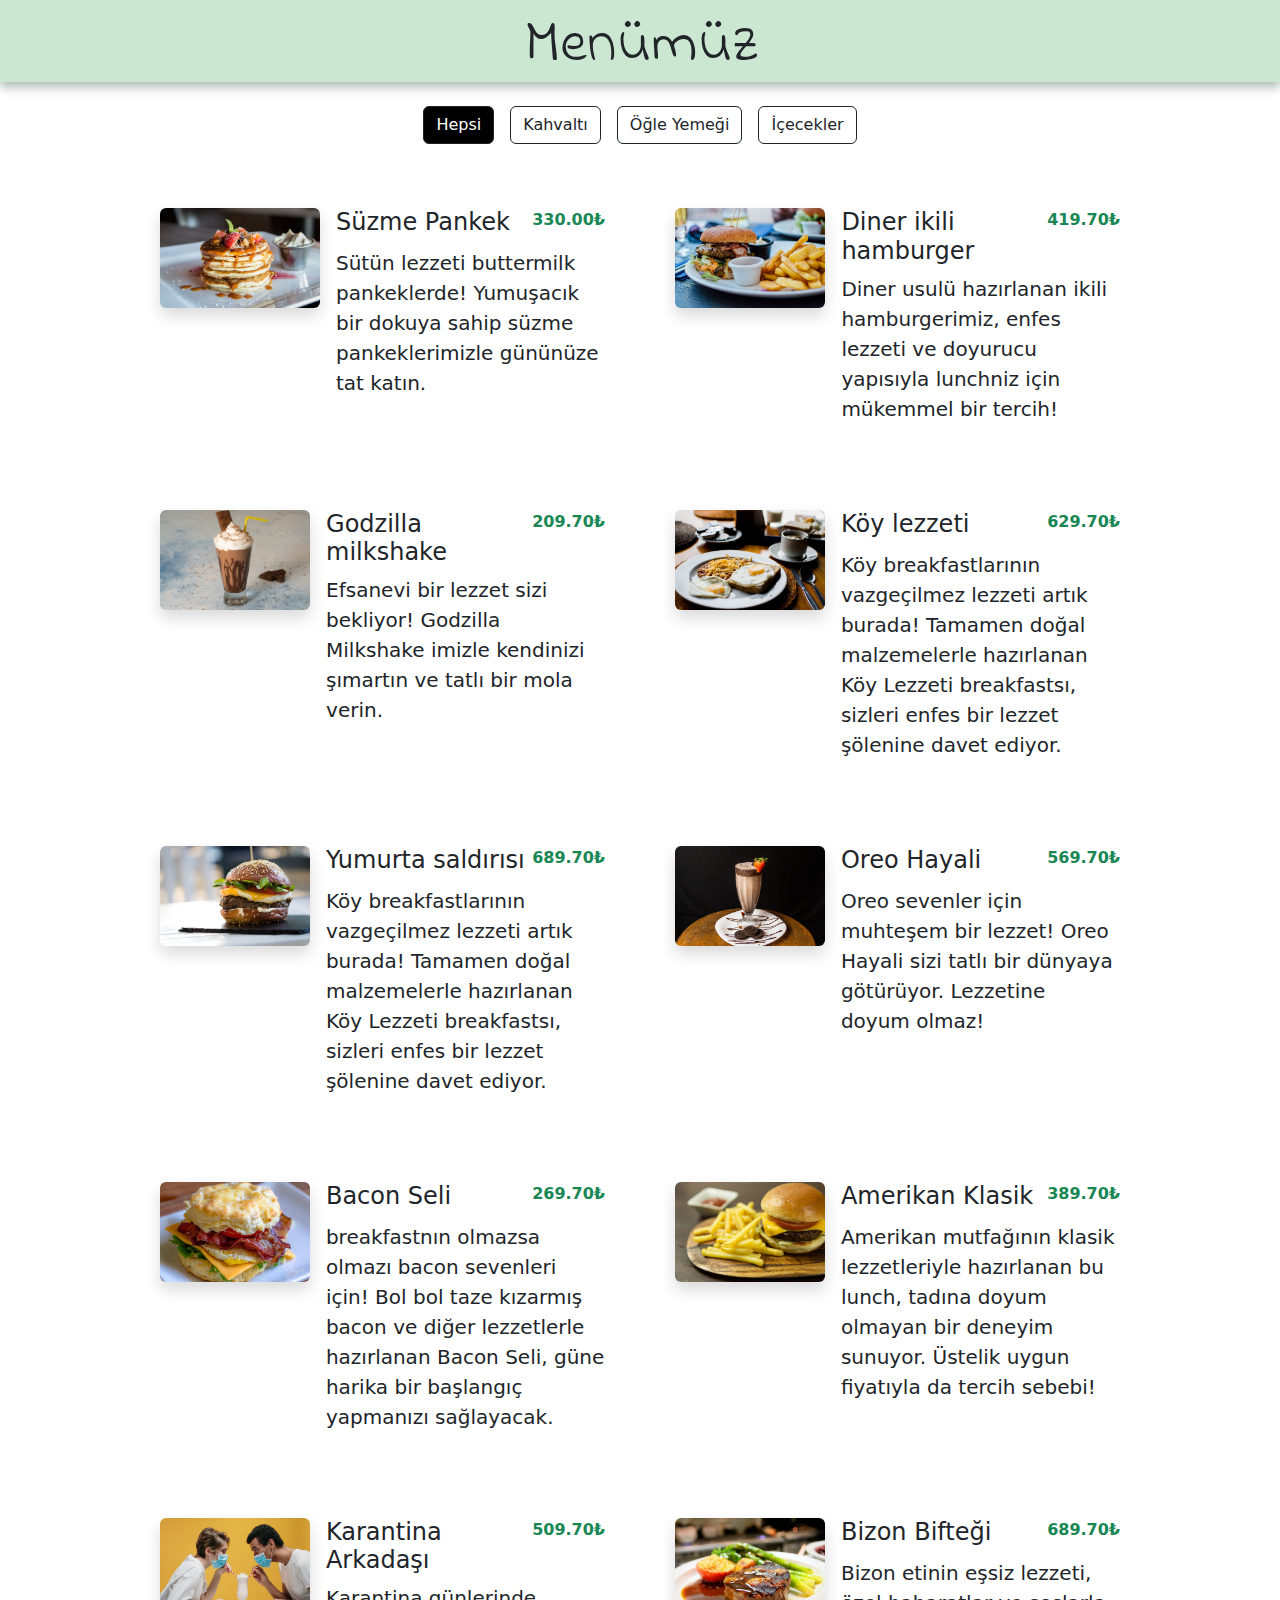
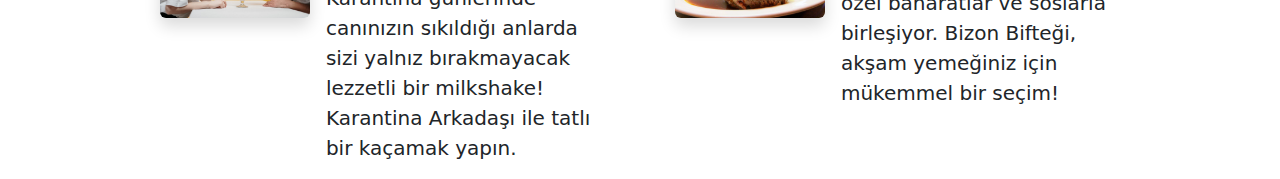
<file: index.html>
<!DOCTYPE html>
<html lang="en">
<head>
    <meta charset="UTF-8">
    <meta name="viewport" content="width=device-width, initial-scale=1.0">
    <link rel="stylesheet" href="style.css">
    <!--Bootstrap Link-->
    <link rel="stylesheet" href="https://cdnjs.cloudflare.com/ajax/libs/bootstrap/5.3.3/css/bootstrap.min.css" integrity="sha512-jnSuA4Ss2PkkikSOLtYs8BlYIeeIK1h99ty4YfvRPAlzr377vr3CXDb7sb7eEEBYjDtcYj+AjBH3FLv5uSJuXg==" crossorigin="anonymous" referrerpolicy="no-referrer" />
    <title>QR Menu</title>
</head>
<body>
    <!--Baslik-->
    <h1 class="heading">Menümüz</h1>

    <!--Butonlar-->
    <div id="buttons" class="d-flex justify-content-center gap-3 my-4">
        <div>
            <label class="btn btn-outline-dark" for="all">Hepsi</label>
            <input type="radio" name="cat" id="all" checked>
        </div>

        <div>
            <label class="btn btn-outline-dark" for="breakfast">Kahvaltı</label>
            <input type="radio" name="cat" id="breakfast">
        </div>
        <div>
            <label class="btn btn-outline-dark" for="lunch">Öğle Yemeği</label>
            <input type="radio" name="cat" id="lunch">
        </div>
        <div>
            <label class="btn btn-outline-dark" for="shakes">İçecekler</label>
            <input type="radio" name="cat" id="shakes">
        </div>
    </div>

    <!--Menu Listesi-->
    
    <div id="menu-list">
          <!--Kart-->
        <!--<a href="#" id="card" class="d-flex flex-column flex-md-row text-dark gap-3 text-decoration-none" >
            <img class="rounded shadow img-fluid" src="http://127.0.0.1:5500/images/item-2.jpeg">
            <div>
                 <div class="d-flex justify-content-between">
                     <h4>Süzme Pankek</h4>
                     <p class="text-success fw-bold">330.00₺</p>
                </div>
                 <p class="lead">Sütün lezzeti buttermilk pankeklerde! Yumuşacık bir dokuya sahip süzme pankeklerimizle gününüze tat katın.</p>
            </div>
        </a>-->

    </div>
    <script src="main.js" type="module"></script>
</body>
</html>
</file>
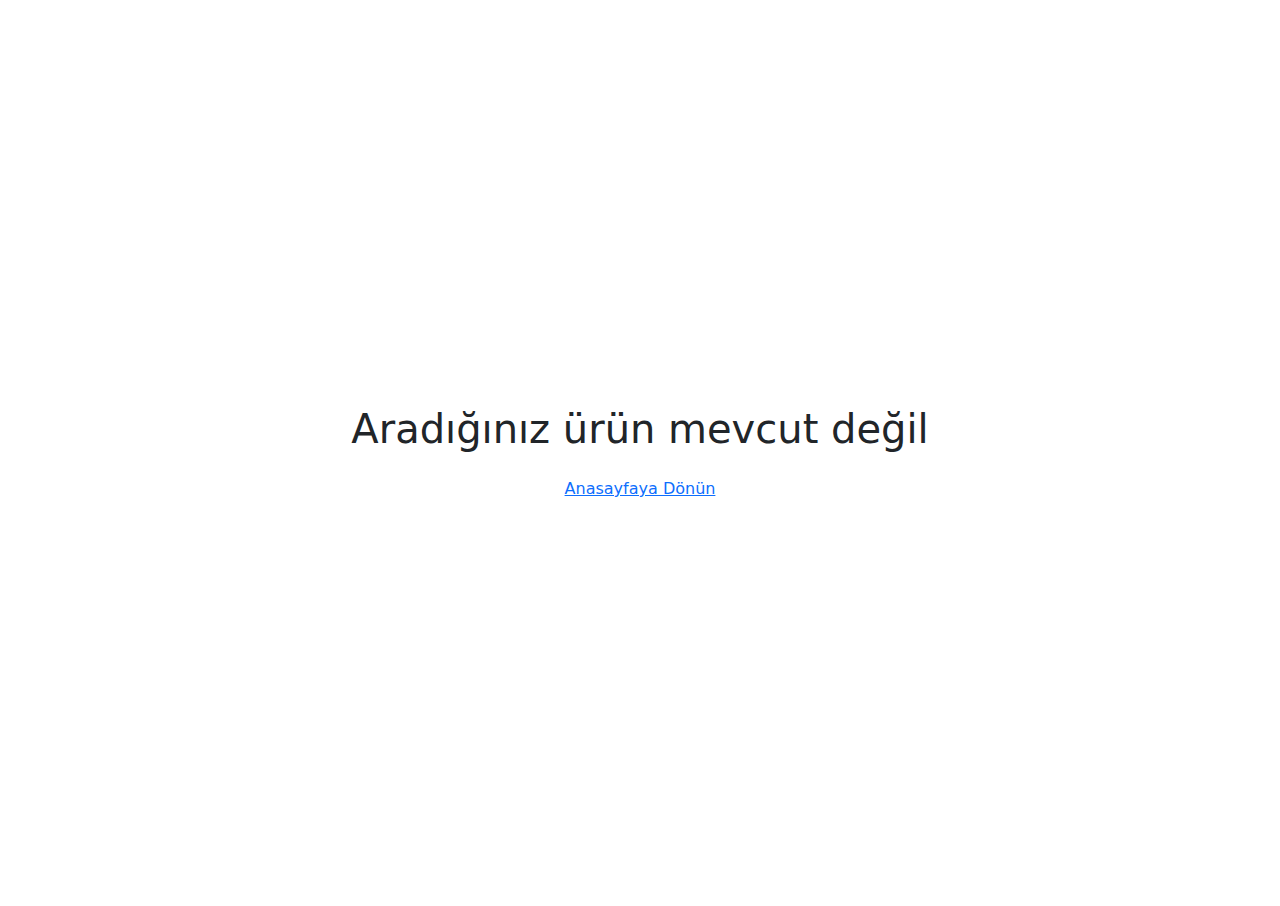
<file: detail.html>
<!DOCTYPE html>
<html lang="en">
<head>
    <meta charset="UTF-8">
    <meta name="viewport" content="width=device-width, initial-scale=1.0">
    <link rel="stylesheet" href="style.css">
    <!--Bootstrap Link-->
    <link rel="stylesheet" href="https://cdnjs.cloudflare.com/ajax/libs/bootstrap/5.3.3/css/bootstrap.min.css" integrity="sha512-jnSuA4Ss2PkkikSOLtYs8BlYIeeIK1h99ty4YfvRPAlzr377vr3CXDb7sb7eEEBYjDtcYj+AjBH3FLv5uSJuXg==" crossorigin="anonymous" referrerpolicy="no-referrer" />
    <title>QR Menu/Detay</title>
</head>
<body>
    <div id="outlet" style="max-width: 900px" class="container  my-5 d-flex flex-column gap-4 px-5">
        <!--<div class="d-flex  justify-content-between fs-5" >
            <a href="/index.html"><img src="images/home.png" alt="" width="35px"></a>
            <p>anasayfa / breakfast / süzme pankek</p>
        </div>


        <h1 class="text-center my-4">Süzme Pankek</h1>
        <img src="http://127.0.0.1:5500/images/item-1.jpeg"  class="rounded object-fit-cover shadow" style="max-height: 400px;" >

        <h4 class="mt-4">
            <span>Ürünün Kategorisi:</span>
            <span class="text-success">breakfast</span>
        </h4>

        <h4 class="mt-4">
            <span>Ürünün Fiyatı:</span>
            <span class="text-success">330.00 ₺</span>
        </h4>

        <p class="lead">Sütün lezzeti buttermilk pankeklerde! Yumuşacık bir dokuya sahip süzme pankeklerimizle gününüze tat katın.</p>

    </div>-->

    <script src="./scripts/detail.js" type="module"></script>
</body>
</html>
</file>
<file: style.css>
@import url('https://fonts.googleapis.com/css2?family=Indie+Flower&family=Poppins:ital,wght@0,100;0,200;0,300;0,400;0,500;0,600;0,700;0,800;0,900;1,100;1,200;1,300;1,400;1,500;1,600;1,700;1,800;1,900&display=swap');
/* font-family: "Poppins", serif;
  font-family: "Indie Flower", cursive;*/


body{
    font-family: "Poppins", serif;
    
}

.heading{
    font-family: "Indie Flower", cursive;
    text-align: center;
    font-size: 60px;
    background-color: rgba(164, 213, 176, 0.567);
    box-shadow: 0 5px 10px rgba(17, 50, 33, 0.351);
    padding-top: 10px;
}


#menu-list {
    display: grid;
    padding: 40px 160px 0;
    justify-content: center;
    grid-template-columns: repeat(auto-fit, minmax(400px, 1fr));
    gap: 70px;
    cursor: pointer;
  }

  #card img {
    width: 160px;
    height: 100px;
    object-fit: cover;
  }

  @media (max-width: 768px) {
    #card {
      max-width: 400px;
    }
  
    #card img {
      width: 100%;
      height: 240px;
    }
  }

  #buttons div:has(input:checked) label{
    background-color: black;
    color: white;

  }

  #buttons input{
    display: none;
  }
</file>
